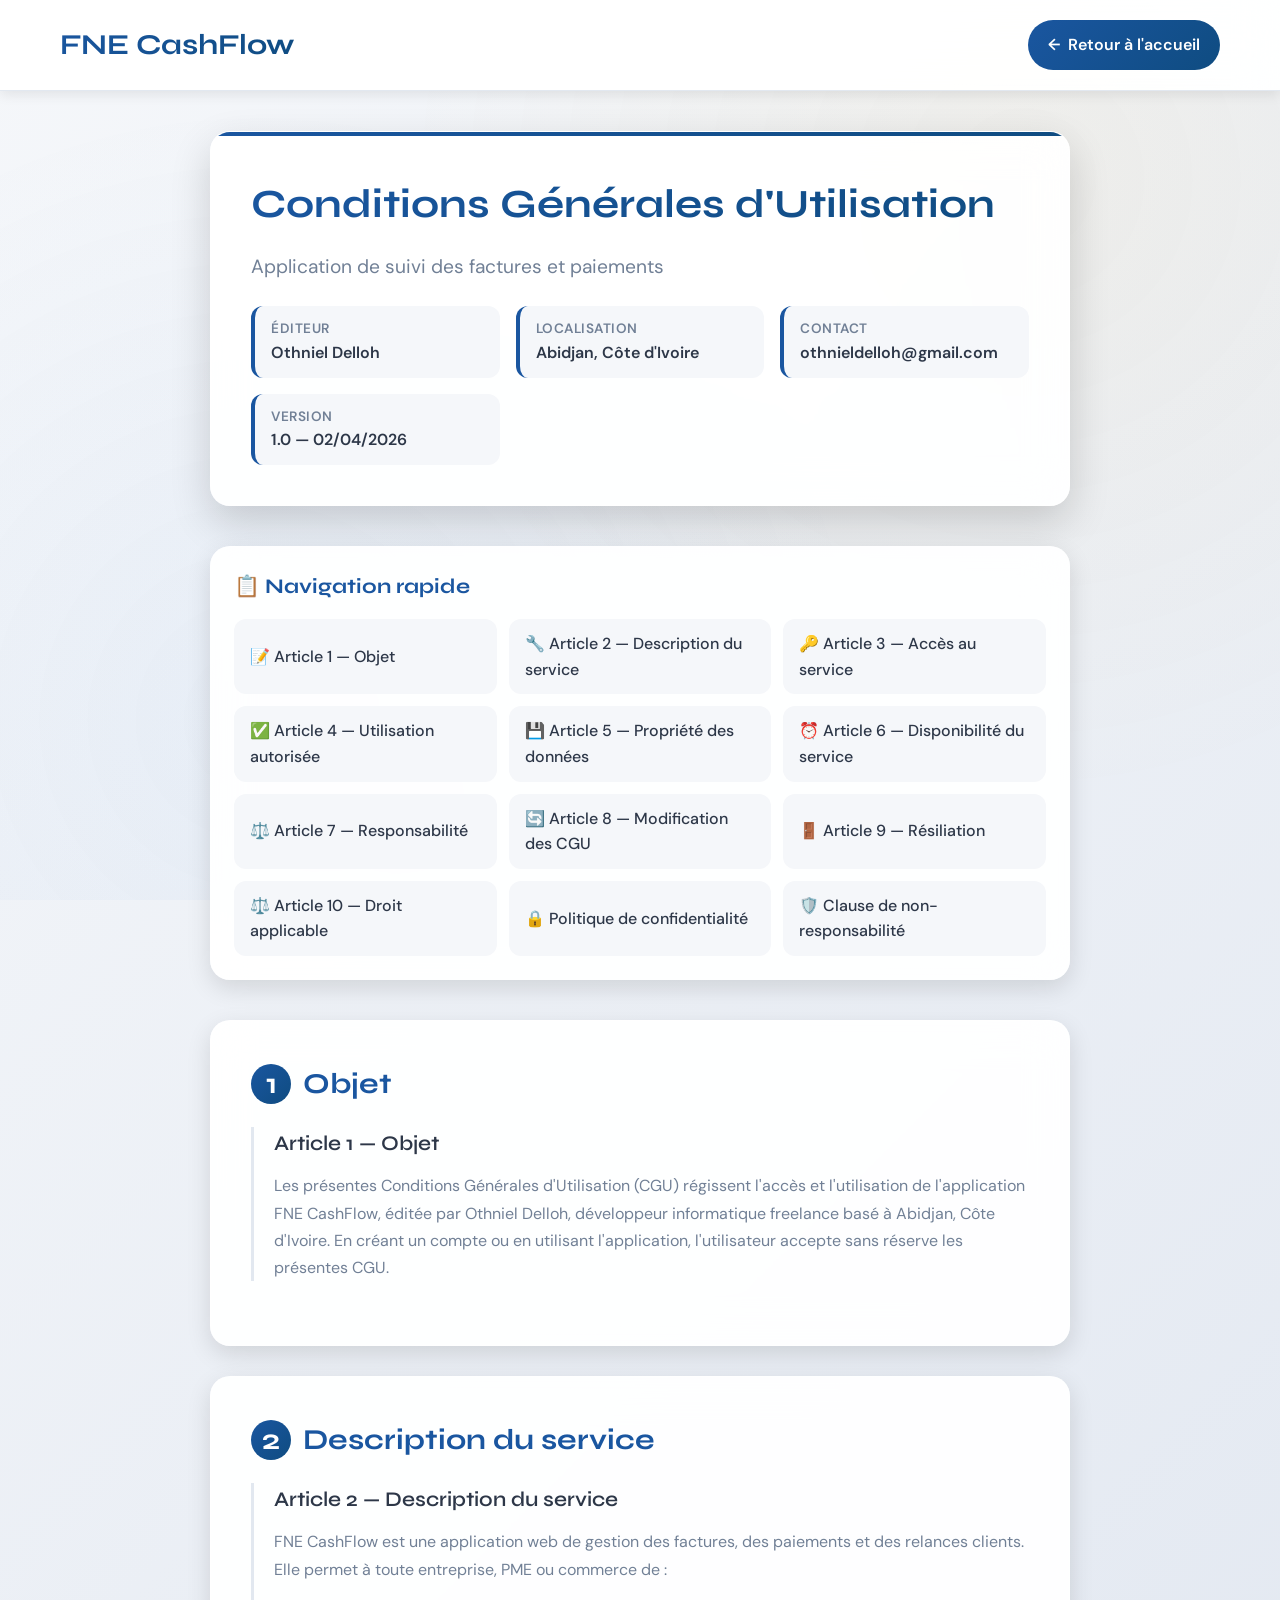
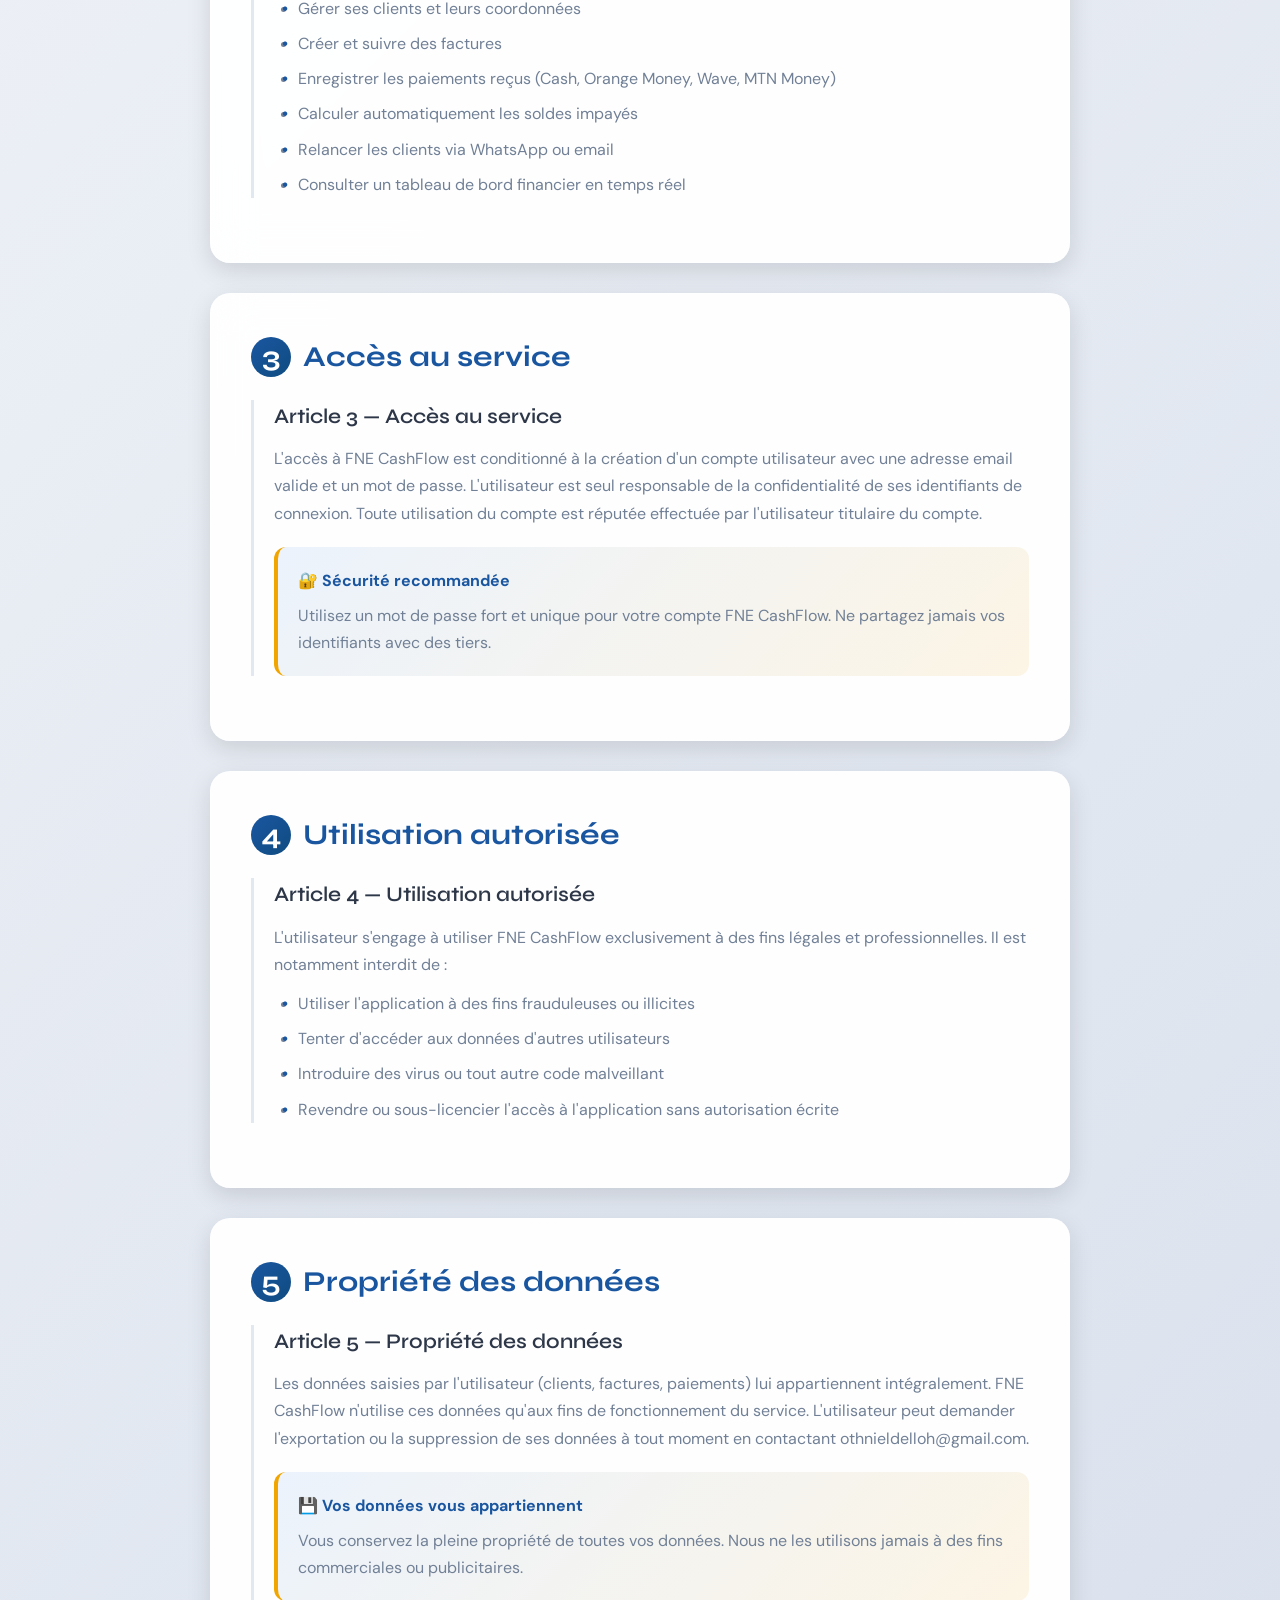
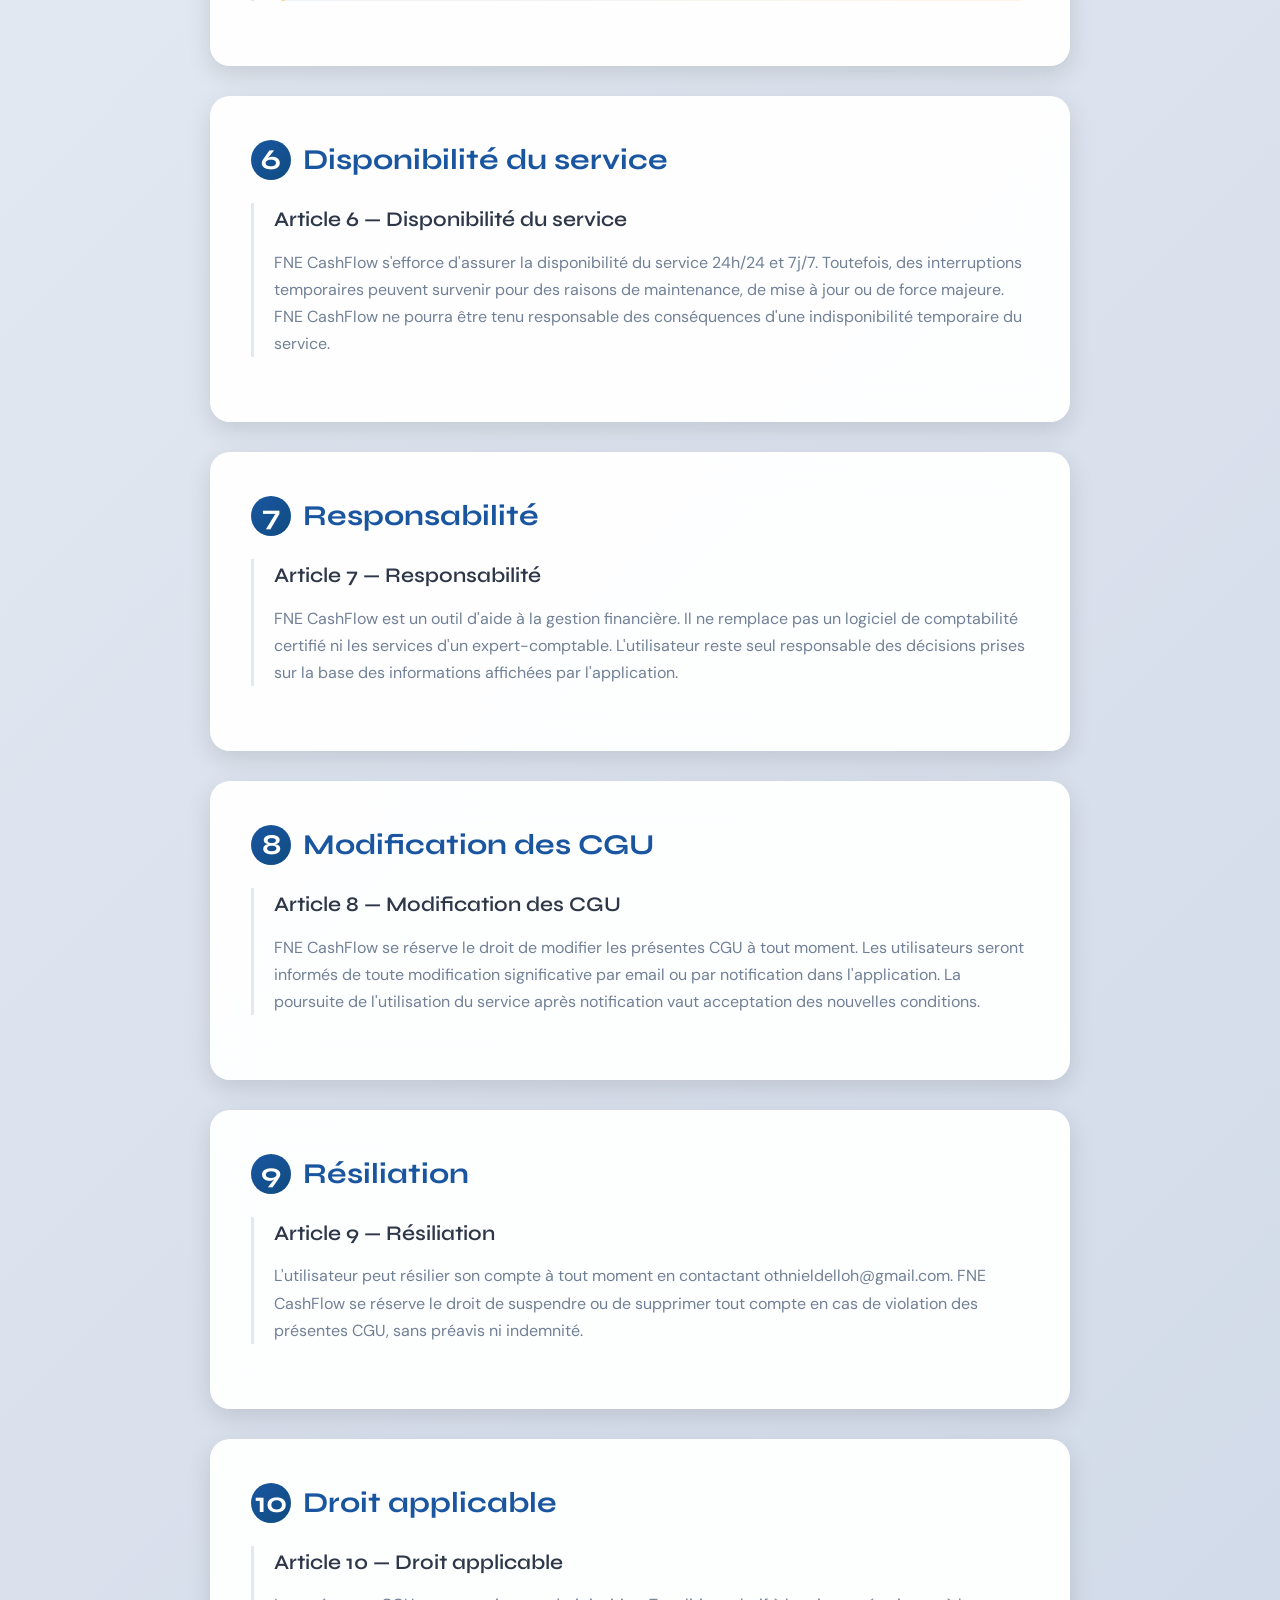
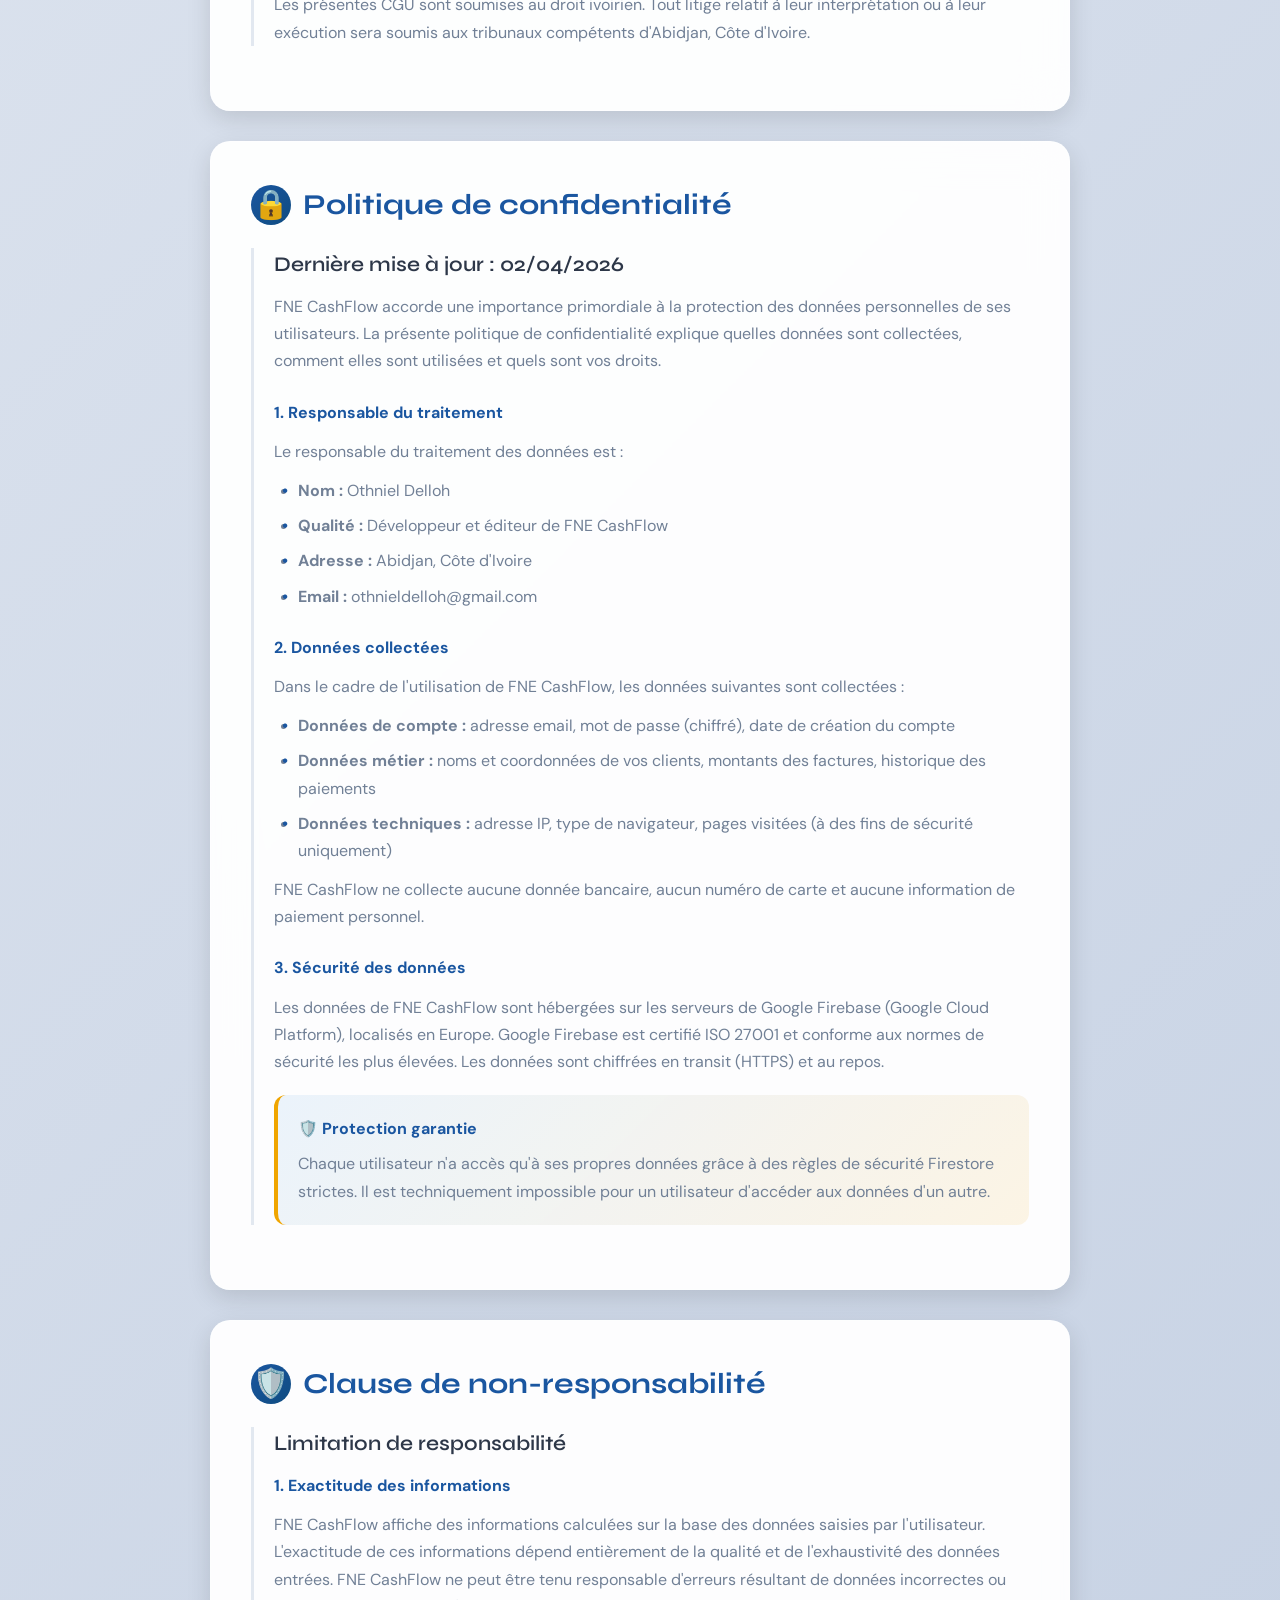
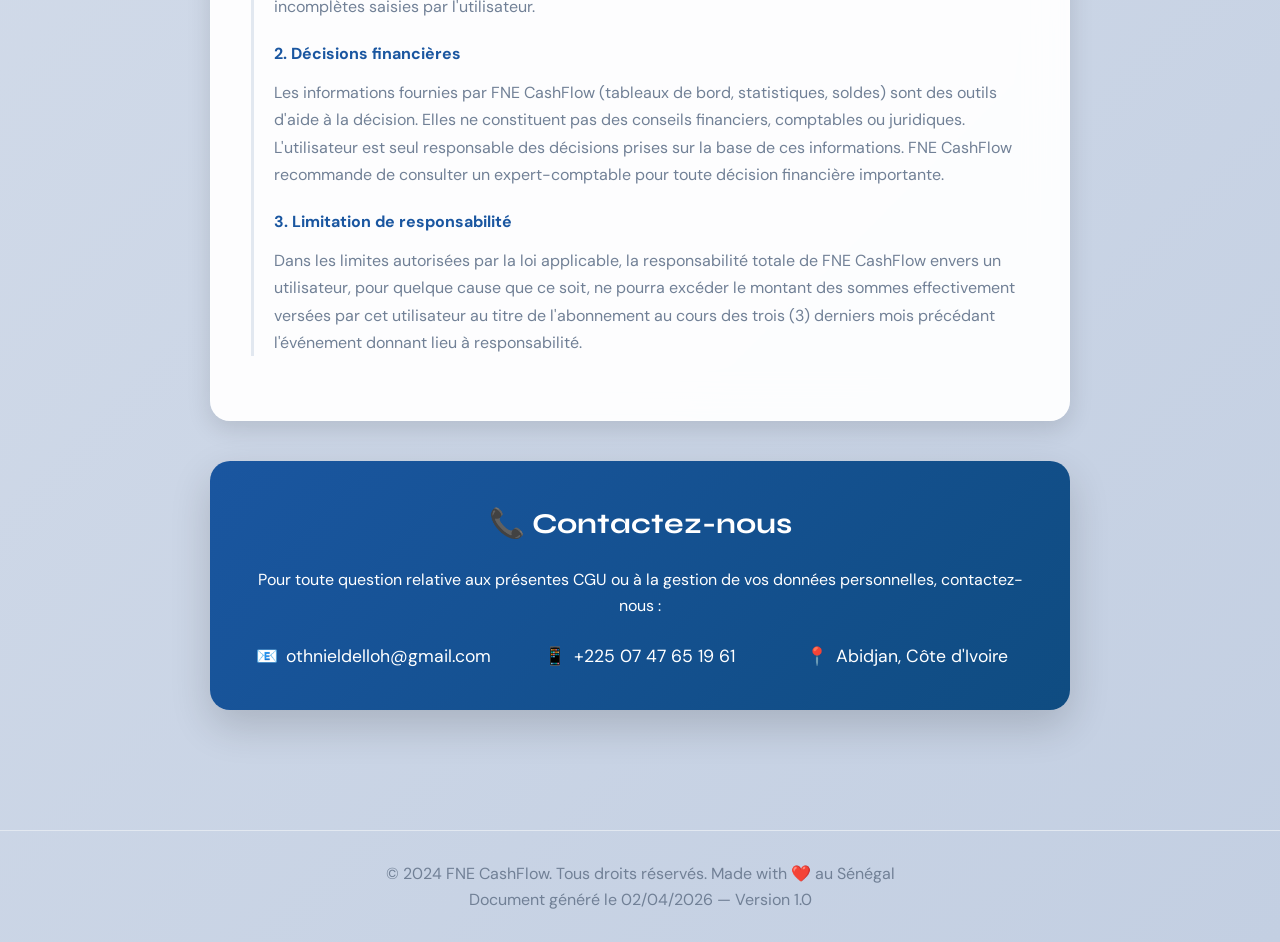
<file: cgu.html>
<!DOCTYPE html>
<html lang="fr">
<head>
    <meta charset="UTF-8">
    <meta name="viewport" content="width=device-width, initial-scale=1.0">
    <title>CGU et Confidentialité - FNE CashFlow</title>
    
    <!-- Google Fonts -->
    <link rel="preconnect" href="https://fonts.googleapis.com">
    <link rel="preconnect" href="https://fonts.gstatic.com" crossorigin>
    <link href="https://fonts.googleapis.com/css2?family=Syne:wght@400;600;700&family=DM+Sans:wght@400;500;600;700&display=swap" rel="stylesheet">
    
    <!-- Styles -->
    <style>
        :root {
            --primary-blue: #1A56A0;
            --primary-gold: #F0A500;
            --primary-dark: #0F4C81;
            --primary-light: #4A90E2;
            --white: #FFFFFF;
            --light-gray: #F5F7FA;
            --medium-gray: #E2E8F0;
            --dark-gray: #718096;
            --text-dark: #2D3748;
            --text-light: #718096;
            --success-green: #38A169;
            --warning-orange: #F6AD55;
            --error-red: #E53E3E;
            
            --font-title: 'Syne', sans-serif;
            --font-body: 'DM Sans', sans-serif;
            
            --shadow-sm: 0 1px 3px rgba(0, 0, 0, 0.05);
            --shadow-md: 0 4px 12px rgba(0, 0, 0, 0.08);
            --shadow-lg: 0 8px 24px rgba(0, 0, 0, 0.12);
            --shadow-xl: 0 16px 40px rgba(0, 0, 0, 0.16);
            --gradient-primary: linear-gradient(135deg, var(--primary-blue), var(--primary-dark));
            --gradient-gold: linear-gradient(135deg, var(--primary-gold), #D68910);
        }

        * {
            margin: 0;
            padding: 0;
            box-sizing: border-box;
        }

        body {
            font-family: var(--font-body);
            background: linear-gradient(135deg, #f5f7fa 0%, #c3cfe2 100%);
            color: var(--text-dark);
            line-height: 1.6;
            min-height: 100vh;
        }

        body::before {
            content: '';
            position: fixed;
            top: 0;
            left: 0;
            right: 0;
            bottom: 0;
            background: radial-gradient(circle at 20% 80%, rgba(74, 144, 226, 0.05) 0%, transparent 50%),
                        radial-gradient(circle at 80% 20%, rgba(240, 165, 0, 0.05) 0%, transparent 50%);
            pointer-events: none;
            z-index: 1;
        }

        /* Header */
        .header {
            background: rgba(255, 255, 255, 0.95);
            backdrop-filter: blur(20px);
            border-bottom: 1px solid var(--medium-gray);
            padding: 20px 0;
            position: sticky;
            top: 0;
            z-index: 100;
            box-shadow: var(--shadow-md);
        }

        .header-content {
            max-width: 1200px;
            margin: 0 auto;
            padding: 0 20px;
            display: flex;
            justify-content: space-between;
            align-items: center;
        }

        .logo {
            font-family: var(--font-title);
            font-size: 1.8rem;
            font-weight: 700;
            background: var(--gradient-primary);
            -webkit-background-clip: text;
            -webkit-text-fill-color: transparent;
            background-clip: text;
        }

        .back-btn {
            background: var(--gradient-primary);
            color: var(--white);
            text-decoration: none;
            padding: 12px 20px;
            border-radius: 25px;
            font-weight: 600;
            transition: all 0.3s ease;
            display: flex;
            align-items: center;
            gap: 8px;
        }

        .back-btn:hover {
            transform: translateY(-2px);
            box-shadow: var(--shadow-lg);
        }

        /* Main Content */
        .container {
            max-width: 900px;
            margin: 0 auto;
            padding: 40px 20px 60px;
            position: relative;
            z-index: 10;
        }

        /* Header Section */
        .document-header {
            background: rgba(255, 255, 255, 0.95);
            backdrop-filter: blur(20px);
            border-radius: 20px;
            padding: 40px;
            margin-bottom: 40px;
            box-shadow: var(--shadow-xl);
            border: 1px solid rgba(255, 255, 255, 0.2);
            position: relative;
            overflow: hidden;
        }

        .document-header::before {
            content: '';
            position: absolute;
            top: 0;
            left: 0;
            right: 0;
            height: 4px;
            background: var(--gradient-primary);
            border-radius: 20px 20px 0 0;
        }

        .document-title {
            font-family: var(--font-title);
            font-size: 2.5rem;
            font-weight: 700;
            background: var(--gradient-primary);
            -webkit-background-clip: text;
            -webkit-text-fill-color: transparent;
            background-clip: text;
            margin-bottom: 16px;
        }

        .document-subtitle {
            font-size: 1.2rem;
            color: var(--text-light);
            margin-bottom: 24px;
        }

        .document-info {
            display: grid;
            grid-template-columns: repeat(auto-fit, minmax(200px, 1fr));
            gap: 16px;
            margin-top: 24px;
        }

        .info-item {
            padding: 12px 16px;
            background: var(--light-gray);
            border-radius: 12px;
            border-left: 4px solid var(--primary-blue);
        }

        .info-label {
            font-size: 0.85rem;
            color: var(--text-light);
            font-weight: 600;
            text-transform: uppercase;
            letter-spacing: 0.5px;
        }

        .info-value {
            font-weight: 600;
            color: var(--text-dark);
        }

        /* Navigation */
        .nav-section {
            background: rgba(255, 255, 255, 0.95);
            backdrop-filter: blur(20px);
            border-radius: 20px;
            padding: 24px;
            margin-bottom: 40px;
            box-shadow: var(--shadow-lg);
        }

        .nav-title {
            font-family: var(--font-title);
            font-size: 1.3rem;
            font-weight: 700;
            color: var(--primary-blue);
            margin-bottom: 16px;
        }

        .nav-links {
            display: grid;
            grid-template-columns: repeat(auto-fit, minmax(250px, 1fr));
            gap: 12px;
        }

        .nav-link {
            background: var(--light-gray);
            color: var(--text-dark);
            text-decoration: none;
            padding: 12px 16px;
            border-radius: 12px;
            transition: all 0.3s ease;
            display: flex;
            align-items: center;
            gap: 8px;
            font-weight: 500;
        }

        .nav-link:hover {
            background: var(--gradient-primary);
            color: var(--white);
            transform: translateX(4px);
        }

        /* Content Sections */
        .content-section {
            background: rgba(255, 255, 255, 0.95);
            backdrop-filter: blur(20px);
            border-radius: 20px;
            padding: 40px;
            margin-bottom: 30px;
            box-shadow: var(--shadow-lg);
            border: 1px solid rgba(255, 255, 255, 0.2);
            position: relative;
            overflow: hidden;
        }

        .content-section::before {
            content: '';
            position: absolute;
            top: 0;
            left: 0;
            right: 0;
            height: 3px;
            background: var(--gradient-primary);
            transform: scaleX(0);
            transition: transform 0.3s ease;
        }

        .content-section:hover::before {
            transform: scaleX(1);
        }

        .section-title {
            font-family: var(--font-title);
            font-size: 1.8rem;
            font-weight: 700;
            color: var(--primary-blue);
            margin-bottom: 20px;
            display: flex;
            align-items: center;
            gap: 12px;
        }

        .section-number {
            background: var(--gradient-primary);
            color: var(--white);
            width: 40px;
            height: 40px;
            border-radius: 50%;
            display: flex;
            align-items: center;
            justify-content: center;
            font-weight: 700;
            flex-shrink: 0;
        }

        .article {
            margin-bottom: 24px;
            padding-left: 20px;
            border-left: 3px solid var(--medium-gray);
        }

        .article-title {
            font-family: var(--font-title);
            font-size: 1.3rem;
            font-weight: 600;
            color: var(--text-dark);
            margin-bottom: 12px;
        }

        .article-content {
            color: var(--text-light);
            line-height: 1.7;
        }

        .article-content ul {
            margin: 12px 0;
            padding-left: 24px;
        }

        .article-content li {
            margin-bottom: 8px;
            position: relative;
        }

        .article-content li::before {
            content: '•';
            color: var(--primary-blue);
            font-weight: 700;
            position: absolute;
            left: -16px;
        }

        /* Highlight Box */
        .highlight-box {
            background: linear-gradient(135deg, rgba(74, 144, 226, 0.1), rgba(240, 165, 0, 0.1));
            border-left: 4px solid var(--primary-gold);
            padding: 20px;
            border-radius: 12px;
            margin: 20px 0;
        }

        .highlight-title {
            font-weight: 700;
            color: var(--primary-blue);
            margin-bottom: 8px;
        }

        /* Contact Section */
        .contact-section {
            background: var(--gradient-primary);
            color: var(--white);
            border-radius: 20px;
            padding: 40px;
            margin-top: 40px;
            text-align: center;
            box-shadow: var(--shadow-xl);
        }

        .contact-title {
            font-family: var(--font-title);
            font-size: 1.8rem;
            font-weight: 700;
            margin-bottom: 20px;
        }

        .contact-info {
            display: grid;
            grid-template-columns: repeat(auto-fit, minmax(200px, 1fr));
            gap: 20px;
            margin-top: 24px;
        }

        .contact-item {
            display: flex;
            align-items: center;
            justify-content: center;
            gap: 8px;
            font-size: 1.1rem;
        }

        /* Footer */
        .footer {
            text-align: center;
            padding: 30px 20px;
            color: var(--text-light);
            border-top: 1px solid var(--medium-gray);
            margin-top: 60px;
        }

        /* Responsive */
        @media (max-width: 768px) {
            .header-content {
                flex-direction: column;
                gap: 16px;
            }

            .document-title {
                font-size: 2rem;
            }

            .section-title {
                font-size: 1.5rem;
                flex-direction: column;
                align-items: flex-start;
                gap: 8px;
            }

            .section-number {
                width: 35px;
                height: 35px;
                font-size: 0.9rem;
            }

            .content-section {
                padding: 24px;
            }

            .document-header {
                padding: 24px;
            }

            .nav-links {
                grid-template-columns: 1fr;
            }
        }

        @media (max-width: 480px) {
            .container {
                padding: 20px 16px 40px;
            }

            .document-title {
                font-size: 1.5rem;
            }

            .content-section {
                padding: 20px;
                margin-bottom: 20px;
            }

            .contact-section {
                padding: 24px;
            }
        }
    </style>
</head>
<body>
    <!-- Header -->
    <header class="header">
        <div class="header-content">
            <div class="logo">FNE CashFlow</div>
            <a href="presentation.html" class="back-btn">
                <span>←</span>
                Retour à l'accueil
            </a>
        </div>
    </header>

    <!-- Main Content -->
    <div class="container">
        <!-- Document Header -->
        <div class="document-header">
            <h1 class="document-title">Conditions Générales d'Utilisation</h1>
            <p class="document-subtitle">Application de suivi des factures et paiements</p>
            
            <div class="document-info">
                <div class="info-item">
                    <div class="info-label">Éditeur</div>
                    <div class="info-value">Othniel Delloh</div>
                </div>
                <div class="info-item">
                    <div class="info-label">Localisation</div>
                    <div class="info-value">Abidjan, Côte d'Ivoire</div>
                </div>
                <div class="info-item">
                    <div class="info-label">Contact</div>
                    <div class="info-value">othnieldelloh@gmail.com</div>
                </div>
                <div class="info-item">
                    <div class="info-label">Version</div>
                    <div class="info-value">1.0 — 02/04/2026</div>
                </div>
            </div>
        </div>

        <!-- Navigation -->
        <div class="nav-section">
            <h2 class="nav-title">📋 Navigation rapide</h2>
            <div class="nav-links">
                <a href="#article1" class="nav-link">📝 Article 1 — Objet</a>
                <a href="#article2" class="nav-link">🔧 Article 2 — Description du service</a>
                <a href="#article3" class="nav-link">🔑 Article 3 — Accès au service</a>
                <a href="#article4" class="nav-link">✅ Article 4 — Utilisation autorisée</a>
                <a href="#article5" class="nav-link">💾 Article 5 — Propriété des données</a>
                <a href="#article6" class="nav-link">⏰ Article 6 — Disponibilité du service</a>
                <a href="#article7" class="nav-link">⚖️ Article 7 — Responsabilité</a>
                <a href="#article8" class="nav-link">🔄 Article 8 — Modification des CGU</a>
                <a href="#article9" class="nav-link">🚪 Article 9 — Résiliation</a>
                <a href="#article10" class="nav-link">⚖️ Article 10 — Droit applicable</a>
                <a href="#confidentialite" class="nav-link">🔒 Politique de confidentialité</a>
                <a href="#responsabilite" class="nav-link">🛡️ Clause de non-responsabilité</a>
            </div>
        </div>

        <!-- Articles -->
        <div id="article1" class="content-section">
            <h2 class="section-title">
                <span class="section-number">1</span>
                Objet
            </h2>
            <div class="article">
                <h3 class="article-title">Article 1 — Objet</h3>
                <div class="article-content">
                    <p>Les présentes Conditions Générales d'Utilisation (CGU) régissent l'accès et l'utilisation de l'application FNE CashFlow, éditée par Othniel Delloh, développeur informatique freelance basé à Abidjan, Côte d'Ivoire. En créant un compte ou en utilisant l'application, l'utilisateur accepte sans réserve les présentes CGU.</p>
                </div>
            </div>
        </div>

        <div id="article2" class="content-section">
            <h2 class="section-title">
                <span class="section-number">2</span>
                Description du service
            </h2>
            <div class="article">
                <h3 class="article-title">Article 2 — Description du service</h3>
                <div class="article-content">
                    <p>FNE CashFlow est une application web de gestion des factures, des paiements et des relances clients. Elle permet à toute entreprise, PME ou commerce de :</p>
                    <ul>
                        <li>Gérer ses clients et leurs coordonnées</li>
                        <li>Créer et suivre des factures</li>
                        <li>Enregistrer les paiements reçus (Cash, Orange Money, Wave, MTN Money)</li>
                        <li>Calculer automatiquement les soldes impayés</li>
                        <li>Relancer les clients via WhatsApp ou email</li>
                        <li>Consulter un tableau de bord financier en temps réel</li>
                    </ul>
                </div>
            </div>
        </div>

        <div id="article3" class="content-section">
            <h2 class="section-title">
                <span class="section-number">3</span>
                Accès au service
            </h2>
            <div class="article">
                <h3 class="article-title">Article 3 — Accès au service</h3>
                <div class="article-content">
                    <p>L'accès à FNE CashFlow est conditionné à la création d'un compte utilisateur avec une adresse email valide et un mot de passe. L'utilisateur est seul responsable de la confidentialité de ses identifiants de connexion. Toute utilisation du compte est réputée effectuée par l'utilisateur titulaire du compte.</p>
                    
                    <div class="highlight-box">
                        <div class="highlight-title">🔐 Sécurité recommandée</div>
                        <p>Utilisez un mot de passe fort et unique pour votre compte FNE CashFlow. Ne partagez jamais vos identifiants avec des tiers.</p>
                    </div>
                </div>
            </div>
        </div>

        <div id="article4" class="content-section">
            <h2 class="section-title">
                <span class="section-number">4</span>
                Utilisation autorisée
            </h2>
            <div class="article">
                <h3 class="article-title">Article 4 — Utilisation autorisée</h3>
                <div class="article-content">
                    <p>L'utilisateur s'engage à utiliser FNE CashFlow exclusivement à des fins légales et professionnelles. Il est notamment interdit de :</p>
                    <ul>
                        <li>Utiliser l'application à des fins frauduleuses ou illicites</li>
                        <li>Tenter d'accéder aux données d'autres utilisateurs</li>
                        <li>Introduire des virus ou tout autre code malveillant</li>
                        <li>Revendre ou sous-licencier l'accès à l'application sans autorisation écrite</li>
                    </ul>
                </div>
            </div>
        </div>

        <div id="article5" class="content-section">
            <h2 class="section-title">
                <span class="section-number">5</span>
                Propriété des données
            </h2>
            <div class="article">
                <h3 class="article-title">Article 5 — Propriété des données</h3>
                <div class="article-content">
                    <p>Les données saisies par l'utilisateur (clients, factures, paiements) lui appartiennent intégralement. FNE CashFlow n'utilise ces données qu'aux fins de fonctionnement du service. L'utilisateur peut demander l'exportation ou la suppression de ses données à tout moment en contactant othnieldelloh@gmail.com.</p>
                    
                    <div class="highlight-box">
                        <div class="highlight-title">💾 Vos données vous appartiennent</div>
                        <p>Vous conservez la pleine propriété de toutes vos données. Nous ne les utilisons jamais à des fins commerciales ou publicitaires.</p>
                    </div>
                </div>
            </div>
        </div>

        <div id="article6" class="content-section">
            <h2 class="section-title">
                <span class="section-number">6</span>
                Disponibilité du service
            </h2>
            <div class="article">
                <h3 class="article-title">Article 6 — Disponibilité du service</h3>
                <div class="article-content">
                    <p>FNE CashFlow s'efforce d'assurer la disponibilité du service 24h/24 et 7j/7. Toutefois, des interruptions temporaires peuvent survenir pour des raisons de maintenance, de mise à jour ou de force majeure. FNE CashFlow ne pourra être tenu responsable des conséquences d'une indisponibilité temporaire du service.</p>
                </div>
            </div>
        </div>

        <div id="article7" class="content-section">
            <h2 class="section-title">
                <span class="section-number">7</span>
                Responsabilité
            </h2>
            <div class="article">
                <h3 class="article-title">Article 7 — Responsabilité</h3>
                <div class="article-content">
                    <p>FNE CashFlow est un outil d'aide à la gestion financière. Il ne remplace pas un logiciel de comptabilité certifié ni les services d'un expert-comptable. L'utilisateur reste seul responsable des décisions prises sur la base des informations affichées par l'application.</p>
                </div>
            </div>
        </div>

        <div id="article8" class="content-section">
            <h2 class="section-title">
                <span class="section-number">8</span>
                Modification des CGU
            </h2>
            <div class="article">
                <h3 class="article-title">Article 8 — Modification des CGU</h3>
                <div class="article-content">
                    <p>FNE CashFlow se réserve le droit de modifier les présentes CGU à tout moment. Les utilisateurs seront informés de toute modification significative par email ou par notification dans l'application. La poursuite de l'utilisation du service après notification vaut acceptation des nouvelles conditions.</p>
                </div>
            </div>
        </div>

        <div id="article9" class="content-section">
            <h2 class="section-title">
                <span class="section-number">9</span>
                Résiliation
            </h2>
            <div class="article">
                <h3 class="article-title">Article 9 — Résiliation</h3>
                <div class="article-content">
                    <p>L'utilisateur peut résilier son compte à tout moment en contactant othnieldelloh@gmail.com. FNE CashFlow se réserve le droit de suspendre ou de supprimer tout compte en cas de violation des présentes CGU, sans préavis ni indemnité.</p>
                </div>
            </div>
        </div>

        <div id="article10" class="content-section">
            <h2 class="section-title">
                <span class="section-number">10</span>
                Droit applicable
            </h2>
            <div class="article">
                <h3 class="article-title">Article 10 — Droit applicable</h3>
                <div class="article-content">
                    <p>Les présentes CGU sont soumises au droit ivoirien. Tout litige relatif à leur interprétation ou à leur exécution sera soumis aux tribunaux compétents d'Abidjan, Côte d'Ivoire.</p>
                </div>
            </div>
        </div>

        <!-- Politique de confidentialité -->
        <div id="confidentialite" class="content-section">
            <h2 class="section-title">
                <span class="section-number">🔒</span>
                Politique de confidentialité
            </h2>
            <div class="article">
                <h3 class="article-title">Dernière mise à jour : 02/04/2026</h3>
                <div class="article-content">
                    <p>FNE CashFlow accorde une importance primordiale à la protection des données personnelles de ses utilisateurs. La présente politique de confidentialité explique quelles données sont collectées, comment elles sont utilisées et quels sont vos droits.</p>
                    
                    <h4 style="margin-top: 24px; margin-bottom: 12px; color: var(--primary-blue);">1. Responsable du traitement</h4>
                    <p>Le responsable du traitement des données est :</p>
                    <ul>
                        <li><strong>Nom :</strong> Othniel Delloh</li>
                        <li><strong>Qualité :</strong> Développeur et éditeur de FNE CashFlow</li>
                        <li><strong>Adresse :</strong> Abidjan, Côte d'Ivoire</li>
                        <li><strong>Email :</strong> othnieldelloh@gmail.com</li>
                    </ul>

                    <h4 style="margin-top: 24px; margin-bottom: 12px; color: var(--primary-blue);">2. Données collectées</h4>
                    <p>Dans le cadre de l'utilisation de FNE CashFlow, les données suivantes sont collectées :</p>
                    <ul>
                        <li><strong>Données de compte :</strong> adresse email, mot de passe (chiffré), date de création du compte</li>
                        <li><strong>Données métier :</strong> noms et coordonnées de vos clients, montants des factures, historique des paiements</li>
                        <li><strong>Données techniques :</strong> adresse IP, type de navigateur, pages visitées (à des fins de sécurité uniquement)</li>
                    </ul>
                    <p>FNE CashFlow ne collecte aucune donnée bancaire, aucun numéro de carte et aucune information de paiement personnel.</p>

                    <h4 style="margin-top: 24px; margin-bottom: 12px; color: var(--primary-blue);">3. Sécurité des données</h4>
                    <p>Les données de FNE CashFlow sont hébergées sur les serveurs de Google Firebase (Google Cloud Platform), localisés en Europe. Google Firebase est certifié ISO 27001 et conforme aux normes de sécurité les plus élevées. Les données sont chiffrées en transit (HTTPS) et au repos.</p>

                    <div class="highlight-box">
                        <div class="highlight-title">🛡️ Protection garantie</div>
                        <p>Chaque utilisateur n'a accès qu'à ses propres données grâce à des règles de sécurité Firestore strictes. Il est techniquement impossible pour un utilisateur d'accéder aux données d'un autre.</p>
                    </div>
                </div>
            </div>
        </div>

        <!-- Clause de non-responsabilité -->
        <div id="responsabilite" class="content-section">
            <h2 class="section-title">
                <span class="section-number">🛡️</span>
                Clause de non-responsabilité
            </h2>
            <div class="article">
                <h3 class="article-title">Limitation de responsabilité</h3>
                <div class="article-content">
                    <h4 style="margin-bottom: 12px; color: var(--primary-blue);">1. Exactitude des informations</h4>
                    <p>FNE CashFlow affiche des informations calculées sur la base des données saisies par l'utilisateur. L'exactitude de ces informations dépend entièrement de la qualité et de l'exhaustivité des données entrées. FNE CashFlow ne peut être tenu responsable d'erreurs résultant de données incorrectes ou incomplètes saisies par l'utilisateur.</p>

                    <h4 style="margin-top: 20px; margin-bottom: 12px; color: var(--primary-blue);">2. Décisions financières</h4>
                    <p>Les informations fournies par FNE CashFlow (tableaux de bord, statistiques, soldes) sont des outils d'aide à la décision. Elles ne constituent pas des conseils financiers, comptables ou juridiques. L'utilisateur est seul responsable des décisions prises sur la base de ces informations. FNE CashFlow recommande de consulter un expert-comptable pour toute décision financière importante.</p>

                    <h4 style="margin-top: 20px; margin-bottom: 12px; color: var(--primary-blue);">3. Limitation de responsabilité</h4>
                    <p>Dans les limites autorisées par la loi applicable, la responsabilité totale de FNE CashFlow envers un utilisateur, pour quelque cause que ce soit, ne pourra excéder le montant des sommes effectivement versées par cet utilisateur au titre de l'abonnement au cours des trois (3) derniers mois précédant l'événement donnant lieu à responsabilité.</p>
                </div>
            </div>
        </div>

        <!-- Contact Section -->
        <div class="contact-section">
            <h2 class="contact-title">📞 Contactez-nous</h2>
            <p>Pour toute question relative aux présentes CGU ou à la gestion de vos données personnelles, contactez-nous :</p>
            
            <div class="contact-info">
                <div class="contact-item">
                    <span>📧</span>
                    othnieldelloh@gmail.com
                </div>
                <div class="contact-item">
                    <span>📱</span>
                    +225 07 47 65 19 61
                </div>
                <div class="contact-item">
                    <span>📍</span>
                    Abidjan, Côte d'Ivoire
                </div>
            </div>
        </div>
    </div>

    <!-- Footer -->
    <footer class="footer">
        <p>&copy; 2024 FNE CashFlow. Tous droits réservés. Made with ❤️ au Sénégal</p>
        <p>Document généré le 02/04/2026 — Version 1.0</p>
    </footer>

    <!-- JavaScript -->
    <script>
        // Smooth scroll for navigation links
        document.querySelectorAll('a[href^="#"]').forEach(anchor => {
            anchor.addEventListener('click', function (e) {
                e.preventDefault();
                const target = document.querySelector(this.getAttribute('href'));
                if (target) {
                    target.scrollIntoView({
                        behavior: 'smooth',
                        block: 'start'
                    });
                }
            });
        });

        // Add scroll effect to header
        window.addEventListener('scroll', () => {
            const header = document.querySelector('.header');
            if (window.scrollY > 100) {
                header.style.background = 'rgba(255, 255, 255, 0.98)';
                header.style.boxShadow = 'var(--shadow-xl)';
            } else {
                header.style.background = 'rgba(255, 255, 255, 0.95)';
                header.style.boxShadow = 'var(--shadow-md)';
            }
        });

        // Highlight current section in navigation
        const sections = document.querySelectorAll('.content-section');
        const navLinks = document.querySelectorAll('.nav-link');

        window.addEventListener('scroll', () => {
            let current = '';
            sections.forEach(section => {
                const sectionTop = section.offsetTop;
                const sectionHeight = section.clientHeight;
                if (window.scrollY >= sectionTop - 100) {
                    current = section.getAttribute('id');
                }
            });

            navLinks.forEach(link => {
                link.style.background = '';
                link.style.color = '';
                if (link.getAttribute('href') === `#${current}`) {
                    link.style.background = 'var(--gradient-primary)';
                    link.style.color = 'var(--white)';
                }
            });
        });

        // Add entrance animations
        window.addEventListener('load', () => {
            const observer = new IntersectionObserver((entries) => {
                entries.forEach(entry => {
                    if (entry.isIntersecting) {
                        entry.target.style.animation = 'fadeInUp 0.8s ease forwards';
                    }
                });
            }, {
                threshold: 0.1
            });

            document.querySelectorAll('.content-section').forEach(el => {
                observer.observe(el);
            });
        });

        // Add fadeInUp animation
        const style = document.createElement('style');
        style.textContent = `
            @keyframes fadeInUp {
                from {
                    opacity: 0;
                    transform: translateY(30px);
                }
                to {
                    opacity: 1;
                    transform: translateY(0);
                }
            }
        `;
        document.head.appendChild(style);
    </script>
</body>
</html>
</file>
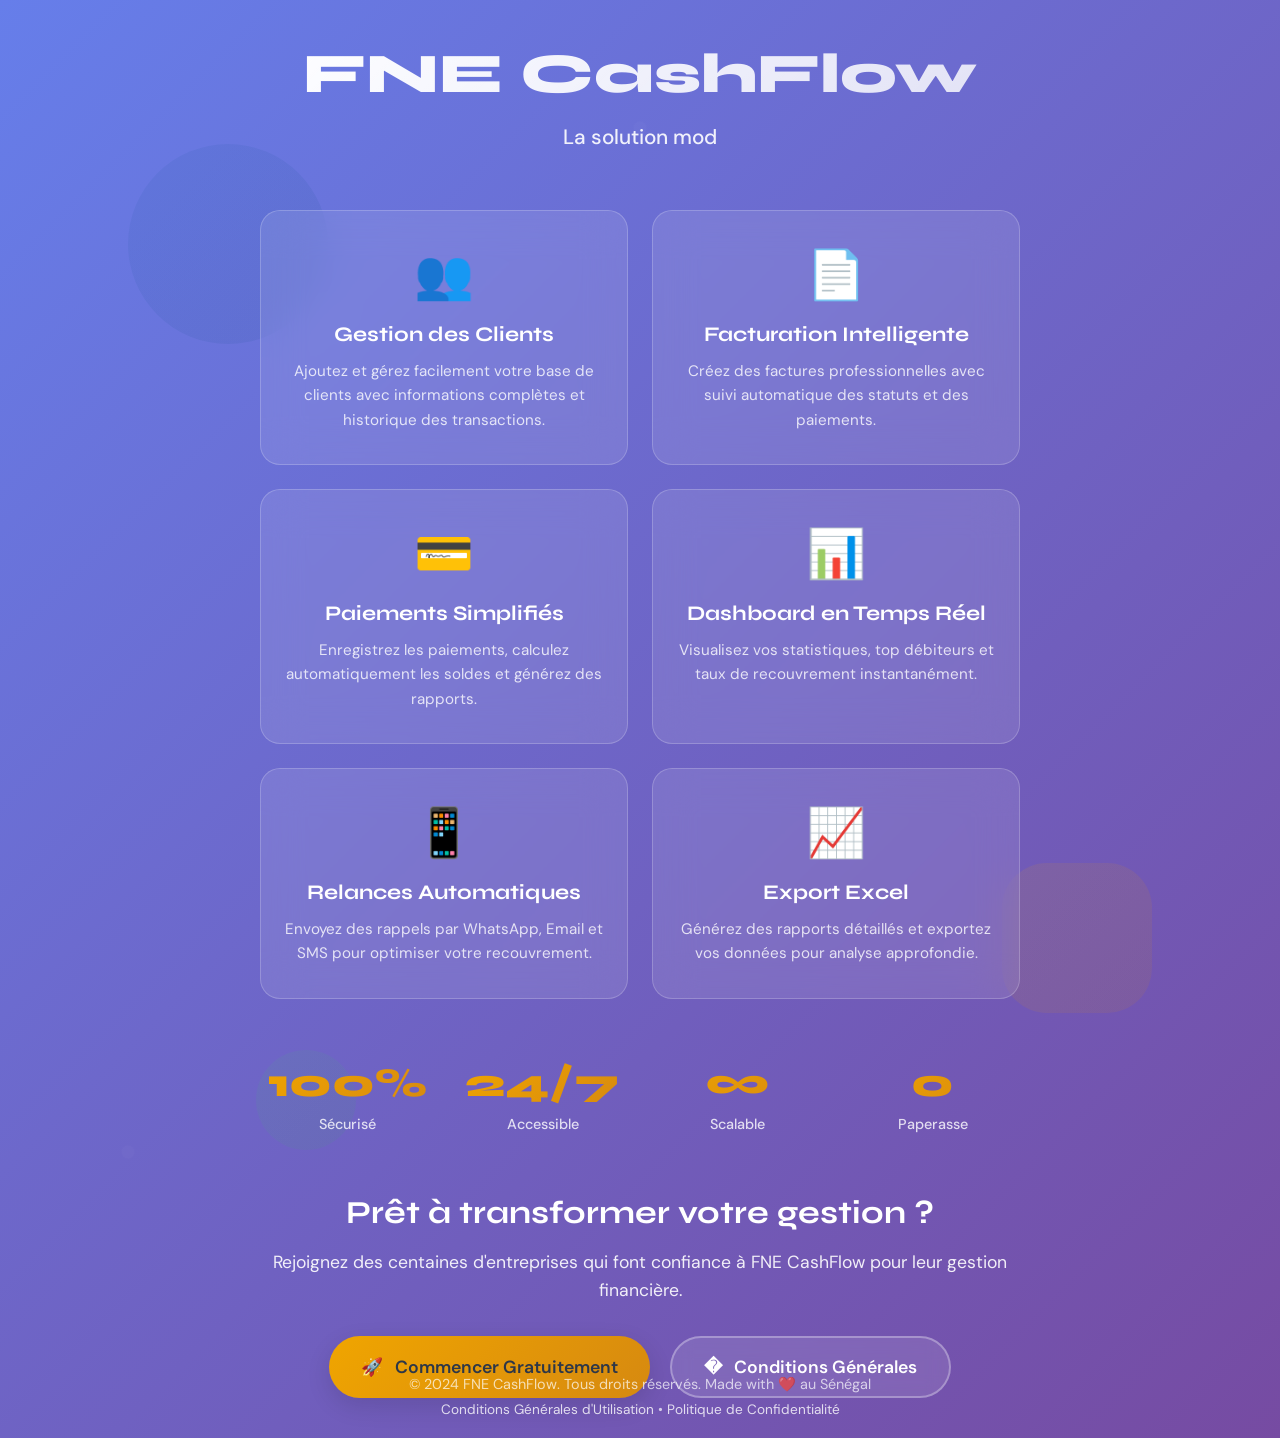
<file: presentation.html>
<!DOCTYPE html>
<html lang="fr">
<head>
    <meta charset="UTF-8">
    <meta name="viewport" content="width=device-width, initial-scale=1.0">
    <title>FNE CashFlow - Gestion de Factures et Paiements</title>
    
    <!-- Google Fonts -->
    <link rel="preconnect" href="https://fonts.googleapis.com">
    <link rel="preconnect" href="https://fonts.gstatic.com" crossorigin>
    <link href="https://fonts.googleapis.com/css2?family=Syne:wght@400;600;700&family=DM+Sans:wght@400;500;600;700&display=swap" rel="stylesheet">
    
    <!-- Styles -->
    <style>
        :root {
            --primary-blue: #1A56A0;
            --primary-gold: #F0A500;
            --primary-dark: #0F4C81;
            --primary-light: #4A90E2;
            --white: #FFFFFF;
            --light-gray: #F5F7FA;
            --medium-gray: #E2E8F0;
            --dark-gray: #718096;
            --text-dark: #2D3748;
            --text-light: #718096;
            --success-green: #38A169;
            --warning-orange: #F6AD55;
            --error-red: #E53E3E;
            
            --font-title: 'Syne', sans-serif;
            --font-body: 'DM Sans', sans-serif;
            
            --shadow-sm: 0 1px 3px rgba(0, 0, 0, 0.05);
            --shadow-md: 0 4px 12px rgba(0, 0, 0, 0.08);
            --shadow-lg: 0 8px 24px rgba(0, 0, 0, 0.12);
            --shadow-xl: 0 16px 40px rgba(0, 0, 0, 0.16);
            --gradient-primary: linear-gradient(135deg, var(--primary-blue), var(--primary-dark));
            --gradient-gold: linear-gradient(135deg, var(--primary-gold), #D68910);
            --gradient-success: linear-gradient(135deg, #48BB78, #38A169);
            --gradient-hero: linear-gradient(135deg, #667eea 0%, #764ba2 100%);
        }

        * {
            margin: 0;
            padding: 0;
            box-sizing: border-box;
        }

        body {
            font-family: var(--font-body);
            color: var(--text-dark);
            overflow-x: hidden;
        }

        /* Hero Section */
        .hero {
            min-height: 100vh;
            background: var(--gradient-hero);
            position: relative;
            display: flex;
            align-items: center;
            justify-content: center;
            overflow: hidden;
        }

        .hero::before {
            content: '';
            position: absolute;
            top: 0;
            left: 0;
            right: 0;
            bottom: 0;
            background: url('data:image/svg+xml,<svg xmlns="http://www.w3.org/2000/svg" viewBox="0 0 100 100"><defs><pattern id="grain" width="100" height="100" patternUnits="userSpaceOnUse"><circle cx="25" cy="25" r="1" fill="%23ffffff" opacity="0.03"/><circle cx="75" cy="75" r="1" fill="%23ffffff" opacity="0.03"/><circle cx="50" cy="10" r="0.5" fill="%23ffffff" opacity="0.02"/><circle cx="10" cy="90" r="0.5" fill="%23ffffff" opacity="0.02"/></pattern></defs><rect width="100" height="100" fill="url(%23grain)"/></svg>') repeat;
            pointer-events: none;
            z-index: 1;
        }

        .floating-shapes {
            position: absolute;
            width: 100%;
            height: 100%;
            overflow: hidden;
            z-index: 1;
        }

        .shape {
            position: absolute;
            opacity: 0.1;
            animation: float 20s infinite ease-in-out;
        }

        .shape1 {
            width: 200px;
            height: 200px;
            background: var(--gradient-primary);
            border-radius: 50%;
            top: 10%;
            left: 10%;
            animation-delay: 0s;
        }

        .shape2 {
            width: 150px;
            height: 150px;
            background: var(--gradient-gold);
            border-radius: 30%;
            top: 60%;
            right: 10%;
            animation-delay: 5s;
        }

        .shape3 {
            width: 100px;
            height: 100px;
            background: var(--gradient-success);
            border-radius: 50%;
            bottom: 20%;
            left: 20%;
            animation-delay: 10s;
        }

        @keyframes float {
            0%, 100% { transform: translateY(0) rotate(0deg); }
            25% { transform: translateY(-20px) rotate(90deg); }
            50% { transform: translateY(0) rotate(180deg); }
            75% { transform: translateY(20px) rotate(270deg); }
        }

        /* Content Container */
        .content {
            position: relative;
            z-index: 10;
            text-align: center;
            max-width: 800px;
            padding: 40px 20px;
        }

        .logo {
            font-family: var(--font-title);
            font-size: 3.5rem;
            font-weight: 800;
            background: linear-gradient(135deg, var(--white), rgba(255, 255, 255, 0.8));
            -webkit-background-clip: text;
            -webkit-text-fill-color: transparent;
            background-clip: text;
            margin-bottom: 16px;
            animation: glow 2s ease-in-out infinite alternate;
        }

        @keyframes glow {
            from { filter: drop-shadow(0 0 20px rgba(255, 255, 255, 0.3)); }
            to { filter: drop-shadow(0 0 30px rgba(255, 255, 255, 0.5)); }
        }

        .tagline {
            font-size: 1.3rem;
            color: rgba(255, 255, 255, 0.9);
            margin-bottom: 40px;
            font-weight: 500;
        }

        /* Features Grid */
        .features {
            display: grid;
            grid-template-columns: repeat(auto-fit, minmax(250px, 1fr));
            gap: 24px;
            margin: 60px 0;
        }

        .feature-card {
            background: rgba(255, 255, 255, 0.1);
            backdrop-filter: blur(20px);
            border: 1px solid rgba(255, 255, 255, 0.2);
            border-radius: 20px;
            padding: 32px 24px;
            transition: all 0.4s cubic-bezier(0.4, 0, 0.2, 1);
            position: relative;
            overflow: hidden;
        }

        .feature-card::before {
            content: '';
            position: absolute;
            top: 0;
            left: 0;
            right: 0;
            height: 3px;
            background: var(--gradient-primary);
            transform: scaleX(0);
            transition: transform 0.3s ease;
        }

        .feature-card:hover::before {
            transform: scaleX(1);
        }

        .feature-card:hover {
            transform: translateY(-8px) scale(1.05);
            box-shadow: var(--shadow-xl);
            background: rgba(255, 255, 255, 0.15);
        }

        .feature-icon {
            font-size: 3rem;
            margin-bottom: 16px;
            display: block;
        }

        .feature-title {
            font-family: var(--font-title);
            font-size: 1.3rem;
            font-weight: 700;
            color: var(--white);
            margin-bottom: 12px;
        }

        .feature-description {
            color: rgba(255, 255, 255, 0.8);
            line-height: 1.6;
            font-size: 0.95rem;
        }

        /* CTA Section */
        .cta-section {
            margin-top: 60px;
            text-align: center;
        }

        .cta-title {
            font-family: var(--font-title);
            font-size: 2rem;
            font-weight: 700;
            color: var(--white);
            margin-bottom: 16px;
        }

        .cta-description {
            color: rgba(255, 255, 255, 0.9);
            font-size: 1.1rem;
            margin-bottom: 32px;
            line-height: 1.6;
        }

        .cta-buttons {
            display: flex;
            gap: 20px;
            justify-content: center;
            flex-wrap: wrap;
        }

        .btn-primary, .btn-secondary {
            padding: 18px 32px;
            border-radius: 50px;
            font-size: 1.1rem;
            font-weight: 600;
            text-decoration: none;
            display: inline-flex;
            align-items: center;
            gap: 12px;
            transition: all 0.3s cubic-bezier(0.4, 0, 0.2, 1);
            position: relative;
            overflow: hidden;
            border: none;
            cursor: pointer;
        }

        .btn-primary {
            background: var(--gradient-gold);
            color: var(--text-dark);
            box-shadow: var(--shadow-lg);
        }

        .btn-primary::before {
            content: '';
            position: absolute;
            top: 0;
            left: -100%;
            width: 100%;
            height: 100%;
            background: linear-gradient(90deg, transparent, rgba(255, 255, 255, 0.3), transparent);
            transition: left 0.5s;
        }

        .btn-primary:hover::before {
            left: 100%;
        }

        .btn-primary:hover {
            transform: translateY(-4px) scale(1.05);
            box-shadow: var(--shadow-xl);
        }

        .btn-secondary {
            background: rgba(255, 255, 255, 0.1);
            backdrop-filter: blur(10px);
            color: var(--white);
            border: 2px solid rgba(255, 255, 255, 0.3);
        }

        .btn-secondary:hover {
            background: rgba(255, 255, 255, 0.2);
            border-color: rgba(255, 255, 255, 0.5);
            transform: translateY(-2px);
        }

        /* Stats Section */
        .stats {
            display: grid;
            grid-template-columns: repeat(auto-fit, minmax(150px, 1fr));
            gap: 20px;
            margin: 60px 0;
        }

        .stat-item {
            text-align: center;
        }

        .stat-number {
            font-family: var(--font-title);
            font-size: 2.5rem;
            font-weight: 800;
            background: var(--gradient-gold);
            -webkit-background-clip: text;
            -webkit-text-fill-color: transparent;
            background-clip: text;
            margin-bottom: 8px;
        }

        .stat-label {
            color: rgba(255, 255, 255, 0.8);
            font-size: 0.9rem;
            font-weight: 500;
        }

        /* Footer */
        .footer {
            position: absolute;
            bottom: 20px;
            left: 50%;
            transform: translateX(-50%);
            text-align: center;
            color: rgba(255, 255, 255, 0.7);
            font-size: 0.9rem;
            z-index: 10;
        }

        /* Responsive */
        @media (max-width: 768px) {
            .logo {
                font-size: 2.5rem;
            }
            
            .tagline {
                font-size: 1.1rem;
            }
            
            .features {
                grid-template-columns: 1fr;
                gap: 16px;
                margin: 40px 0;
            }
            
            .feature-card {
                padding: 24px 20px;
            }
            
            .cta-title {
                font-size: 1.5rem;
            }
            
            .cta-buttons {
                flex-direction: column;
                align-items: center;
            }
            
            .btn-primary, .btn-secondary {
                width: 100%;
                max-width: 300px;
            }
            
            .stats {
                grid-template-columns: repeat(2, 1fr);
            }
        }

        @media (max-width: 480px) {
            .content {
                padding: 20px 16px;
            }
            
            .logo {
                font-size: 2rem;
            }
            
            .shape1, .shape2, .shape3 {
                display: none;
            }
        }
    </style>
</head>
<body>
    <!-- Hero Section -->
    <section class="hero">
        <!-- Floating Shapes -->
        <div class="floating-shapes">
            <div class="shape shape1"></div>
            <div class="shape shape2"></div>
            <div class="shape shape3"></div>
        </div>

        <!-- Main Content -->
        <div class="content">
            <!-- Logo and Tagline -->
            <div class="logo">FNE CashFlow</div>
            <div class="tagline">La solution moderne pour gérer vos factures et paiements</div>

            <!-- Features Grid -->
            <div class="features">
                <div class="feature-card">
                    <div class="feature-icon">👥</div>
                    <h3 class="feature-title">Gestion des Clients</h3>
                    <p class="feature-description">Ajoutez et gérez facilement votre base de clients avec informations complètes et historique des transactions.</p>
                </div>

                <div class="feature-card">
                    <div class="feature-icon">📄</div>
                    <h3 class="feature-title">Facturation Intelligente</h3>
                    <p class="feature-description">Créez des factures professionnelles avec suivi automatique des statuts et des paiements.</p>
                </div>

                <div class="feature-card">
                    <div class="feature-icon">💳</div>
                    <h3 class="feature-title">Paiements Simplifiés</h3>
                    <p class="feature-description">Enregistrez les paiements, calculez automatiquement les soldes et générez des rapports.</p>
                </div>

                <div class="feature-card">
                    <div class="feature-icon">📊</div>
                    <h3 class="feature-title">Dashboard en Temps Réel</h3>
                    <p class="feature-description">Visualisez vos statistiques, top débiteurs et taux de recouvrement instantanément.</p>
                </div>

                <div class="feature-card">
                    <div class="feature-icon">📱</div>
                    <h3 class="feature-title">Relances Automatiques</h3>
                    <p class="feature-description">Envoyez des rappels par WhatsApp, Email et SMS pour optimiser votre recouvrement.</p>
                </div>

                <div class="feature-card">
                    <div class="feature-icon">📈</div>
                    <h3 class="feature-title">Export Excel</h3>
                    <p class="feature-description">Générez des rapports détaillés et exportez vos données pour analyse approfondie.</p>
                </div>
            </div>

            <!-- Stats Section -->
            <div class="stats">
                <div class="stat-item">
                    <div class="stat-number">100%</div>
                    <div class="stat-label">Sécurisé</div>
                </div>
                <div class="stat-item">
                    <div class="stat-number">24/7</div>
                    <div class="stat-label">Accessible</div>
                </div>
                <div class="stat-item">
                    <div class="stat-number">∞</div>
                    <div class="stat-label">Scalable</div>
                </div>
                <div class="stat-item">
                    <div class="stat-number">0</div>
                    <div class="stat-label">Paperasse</div>
                </div>
            </div>

            <!-- CTA Section -->
            <div class="cta-section">
                <h2 class="cta-title">Prêt à transformer votre gestion ?</h2>
                <p class="cta-description">Rejoignez des centaines d'entreprises qui font confiance à FNE CashFlow pour leur gestion financière.</p>
                <div class="cta-buttons">
                    <a href="index.html" class="btn-primary">
                        <span>🚀</span>
                        Commencer Gratuitement
                    </a>
                    <a href="cgu.html" class="btn-secondary">
                        <span>�</span>
                        Conditions Générales
                    </a>
                </div>
            </div>
        </div>

        <!-- Footer -->
        <footer class="footer">
            <p>&copy; 2024 FNE CashFlow. Tous droits réservés. Made with ❤️ au Sénégal</p>
            <p style="margin-top: 8px; font-size: 0.85rem;">
                <a href="cgu.html" style="color: rgba(255, 255, 255, 0.8); text-decoration: none;">Conditions Générales d'Utilisation</a> • 
                <a href="cgu.html#confidentialite" style="color: rgba(255, 255, 255, 0.8); text-decoration: none;">Politique de Confidentialité</a>
            </p>
        </footer>
    </section>

    <!-- Interactive Scripts -->
    <script>
        // Smooth scroll for anchor links
        document.querySelectorAll('a[href^="#"]').forEach(anchor => {
            anchor.addEventListener('click', function (e) {
                e.preventDefault();
                const target = document.querySelector(this.getAttribute('href'));
                if (target) {
                    target.scrollIntoView({
                        behavior: 'smooth',
                        block: 'start'
                    });
                }
            });
        });

        // Add parallax effect to floating shapes
        window.addEventListener('scroll', () => {
            const scrolled = window.pageYOffset;
            const shapes = document.querySelectorAll('.shape');
            
            shapes.forEach((shape, index) => {
                const speed = 0.5 + (index * 0.1);
                shape.style.transform = `translateY(${scrolled * speed}px) rotate(${scrolled * 0.1}deg)`;
            });
        });

        // Add entrance animations
        window.addEventListener('load', () => {
            const observer = new IntersectionObserver((entries) => {
                entries.forEach(entry => {
                    if (entry.isIntersecting) {
                        entry.target.style.animation = 'fadeInUp 0.8s ease forwards';
                    }
                });
            }, {
                threshold: 0.1
            });

            document.querySelectorAll('.feature-card, .stat-item').forEach(el => {
                observer.observe(el);
            });
        });

        // Add fadeInUp animation
        const style = document.createElement('style');
        style.textContent = `
            @keyframes fadeInUp {
                from {
                    opacity: 0;
                    transform: translateY(30px);
                }
                to {
                    opacity: 1;
                    transform: translateY(0);
                }
            }
        `;
        document.head.appendChild(style);

        // Interactive hover effect for CTA
        const ctaButtons = document.querySelectorAll('.btn-primary, .btn-secondary');
        ctaButtons.forEach(btn => {
            btn.addEventListener('mouseenter', function() {
                this.style.transform = 'translateY(-4px) scale(1.05)';
            });
            
            btn.addEventListener('mouseleave', function() {
                this.style.transform = 'translateY(0) scale(1)';
            });
        });

        // Dynamic typing effect for tagline
        const tagline = document.querySelector('.tagline');
        const text = tagline.textContent;
        tagline.textContent = '';
        let index = 0;

        function typeWriter() {
            if (index < text.length) {
                tagline.textContent += text.charAt(index);
                index++;
                setTimeout(typeWriter, 50);
            }
        }

        // Start typing effect after 1 second
        setTimeout(typeWriter, 1000);
    </script>
</body>
</html>
</file>
